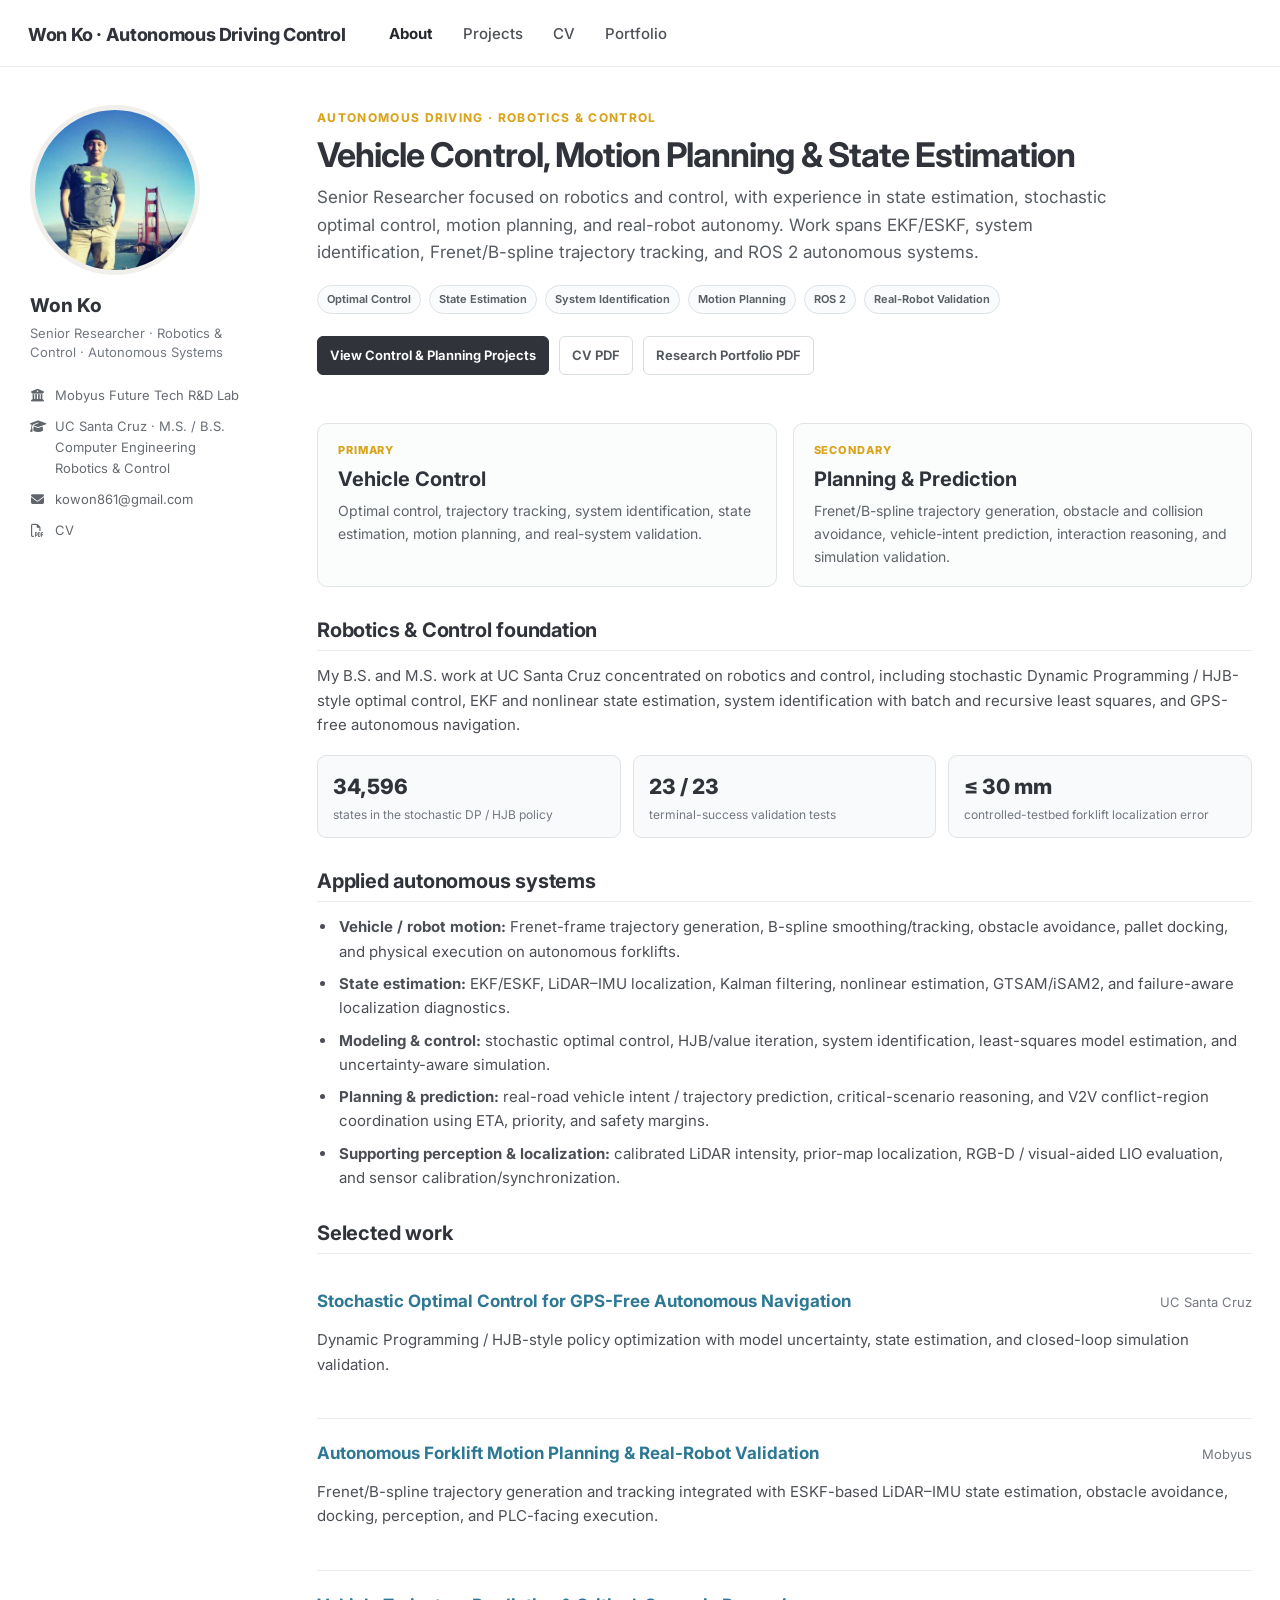
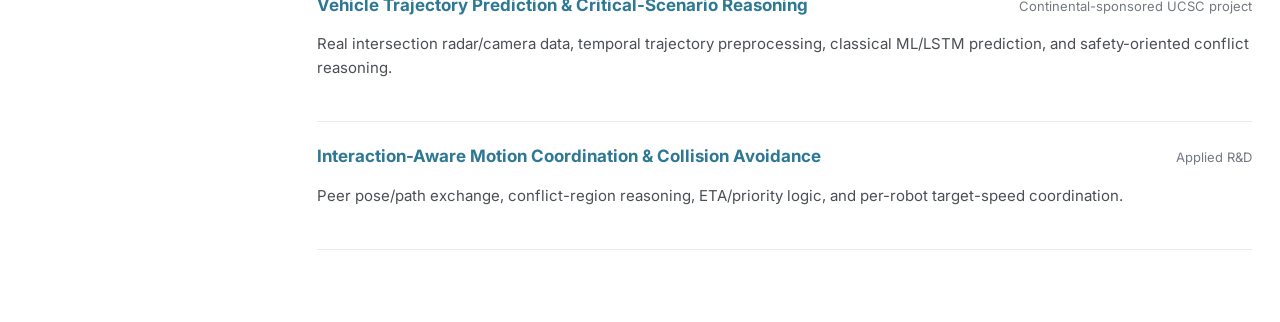
<file: index.html>
<!doctype html>
<html lang="en">
<head>
<meta charset="utf-8"><meta name="viewport" content="width=device-width,initial-scale=1">
<meta name="description" content="Won Ko — robotics and control engineer focused on autonomous-vehicle control, state estimation, motion planning, system identification, and real-robot validation.">
<title>Won Ko · Autonomous Driving Control & Planning</title>
<link rel="preconnect" href="https://fonts.googleapis.com"><link rel="preconnect" href="https://fonts.gstatic.com" crossorigin>
<link href="https://fonts.googleapis.com/css2?family=Inter:wght@400;500;600;700;800&display=swap" rel="stylesheet">
<link rel="stylesheet" href="https://cdnjs.cloudflare.com/ajax/libs/font-awesome/6.5.0/css/all.min.css">
<link rel="stylesheet" href="assets/styles.css">
</head><body>
<header class="topbar"><div class="topbar-inner"><a class="brand" href="./">Won Ko · Autonomous Driving Control</a><nav>
<a class="active" href="./">About</a><a href="projects/">Projects</a><a href="cv/">CV</a><a href="portfolio/">Portfolio</a>
</nav></div></header>
<main class="wrap"><div class="grid">
<aside class="sidebar">
<img class="avatar" src="assets/profile.jpg" alt="Won Ko">
<div class="name">Won Ko</div>
<div class="title">Senior Researcher · Robotics &amp; Control · Autonomous Systems</div>
<ul class="meta">
<li><i class="fa-solid fa-building-columns"></i><span>Mobyus Future Tech R&amp;D Lab</span></li>
<li><i class="fa-solid fa-graduation-cap"></i><span>UC Santa Cruz · M.S. / B.S. Computer Engineering<br>Robotics &amp; Control</span></li>
<li><i class="fa-solid fa-envelope"></i><span><a href="mailto:kowon861@gmail.com">kowon861@gmail.com</a></span></li>

<li><i class="fa-regular fa-file-pdf"></i><span><a href="assets/Won_Ko_RideFlux_Vehicle_Control_CV.pdf">CV</a></span></li>
</ul></aside>
<section class="main">
<div class="hero">
<div class="kicker">Autonomous Driving · Robotics &amp; Control</div>
<h1 class="hero-title">Vehicle Control, Motion Planning &amp; State Estimation</h1>
<p class="hero-sub">Senior Researcher focused on robotics and control, with experience in state estimation, stochastic optimal control, motion planning, and real-robot autonomy. Work spans EKF/ESKF, system identification, Frenet/B-spline trajectory tracking, and ROS 2 autonomous systems.</p>
<div class="chips"><span class="chip">Optimal Control</span><span class="chip">State Estimation</span><span class="chip">System Identification</span><span class="chip">Motion Planning</span><span class="chip">ROS 2</span><span class="chip">Real-Robot Validation</span></div>
<div class="button-row"><a class="button primary" href="projects/">View Control &amp; Planning Projects</a><a class="button" href="assets/Won_Ko_RideFlux_Vehicle_Control_CV.pdf">CV PDF</a><a class="button" href="assets/Won_Ko_RideFlux_Control_Planning_Portfolio.pdf">Research Portfolio PDF</a></div>
</div>

<div class="focus-grid">
<div class="focus-card"><div class="label">Primary</div><h3>Vehicle Control</h3><p>Optimal control, trajectory tracking, system identification, state estimation, motion planning, and real-system validation.</p></div>
<div class="focus-card"><div class="label">Secondary</div><h3>Planning &amp; Prediction</h3><p>Frenet/B-spline trajectory generation, obstacle and collision avoidance, vehicle-intent prediction, interaction reasoning, and simulation validation.</p></div>
</div>

<h2>Robotics &amp; Control foundation</h2>
<p>My B.S. and M.S. work at UC Santa Cruz concentrated on robotics and control, including stochastic Dynamic Programming / HJB-style optimal control, EKF and nonlinear state estimation, system identification with batch and recursive least squares, and GPS-free autonomous navigation.</p>
<div class="metrics"><div class="metric"><div class="num">34,596</div><div class="desc">states in the stochastic DP / HJB policy</div></div><div class="metric"><div class="num">23 / 23</div><div class="desc">terminal-success validation tests</div></div><div class="metric"><div class="num">≤ 30 mm</div><div class="desc">controlled-testbed forklift localization error</div></div></div>

<h2>Applied autonomous systems</h2>
<ul class="research-list">
<li><strong>Vehicle / robot motion:</strong> Frenet-frame trajectory generation, B-spline smoothing/tracking, obstacle avoidance, pallet docking, and physical execution on autonomous forklifts.</li>
<li><strong>State estimation:</strong> EKF/ESKF, LiDAR–IMU localization, Kalman filtering, nonlinear estimation, GTSAM/iSAM2, and failure-aware localization diagnostics.</li>
<li><strong>Modeling &amp; control:</strong> stochastic optimal control, HJB/value iteration, system identification, least-squares model estimation, and uncertainty-aware simulation.</li>
<li><strong>Planning &amp; prediction:</strong> real-road vehicle intent / trajectory prediction, critical-scenario reasoning, and V2V conflict-region coordination using ETA, priority, and safety margins.</li>
<li><strong>Supporting perception &amp; localization:</strong> calibrated LiDAR intensity, prior-map localization, RGB-D / visual-aided LIO evaluation, and sensor calibration/synchronization.</li>
</ul>

<h2>Selected work</h2>
<div class="entry"><div class="entry-head"><h3><a href="projects/#optimal-control">Stochastic Optimal Control for GPS-Free Autonomous Navigation</a></h3><span class="entry-date">UC Santa Cruz</span></div><p>Dynamic Programming / HJB-style policy optimization with model uncertainty, state estimation, and closed-loop simulation validation.</p></div>
<div class="entry"><div class="entry-head"><h3><a href="projects/#forklift">Autonomous Forklift Motion Planning &amp; Real-Robot Validation</a></h3><span class="entry-date">Mobyus</span></div><p>Frenet/B-spline trajectory generation and tracking integrated with ESKF-based LiDAR–IMU state estimation, obstacle avoidance, docking, perception, and PLC-facing execution.</p></div>
<div class="entry"><div class="entry-head"><h3><a href="projects/#continental">Vehicle Trajectory Prediction &amp; Critical-Scenario Reasoning</a></h3><span class="entry-date">Continental-sponsored UCSC project</span></div><p>Real intersection radar/camera data, temporal trajectory preprocessing, classical ML/LSTM prediction, and safety-oriented conflict reasoning.</p></div>
<div class="entry"><div class="entry-head"><h3><a href="projects/#v2v">Interaction-Aware Motion Coordination &amp; Collision Avoidance</a></h3><span class="entry-date">Applied R&amp;D</span></div><p>Peer pose/path exchange, conflict-region reasoning, ETA/priority logic, and per-robot target-speed coordination.</p></div>
</section></div></main></body></html>
</file>
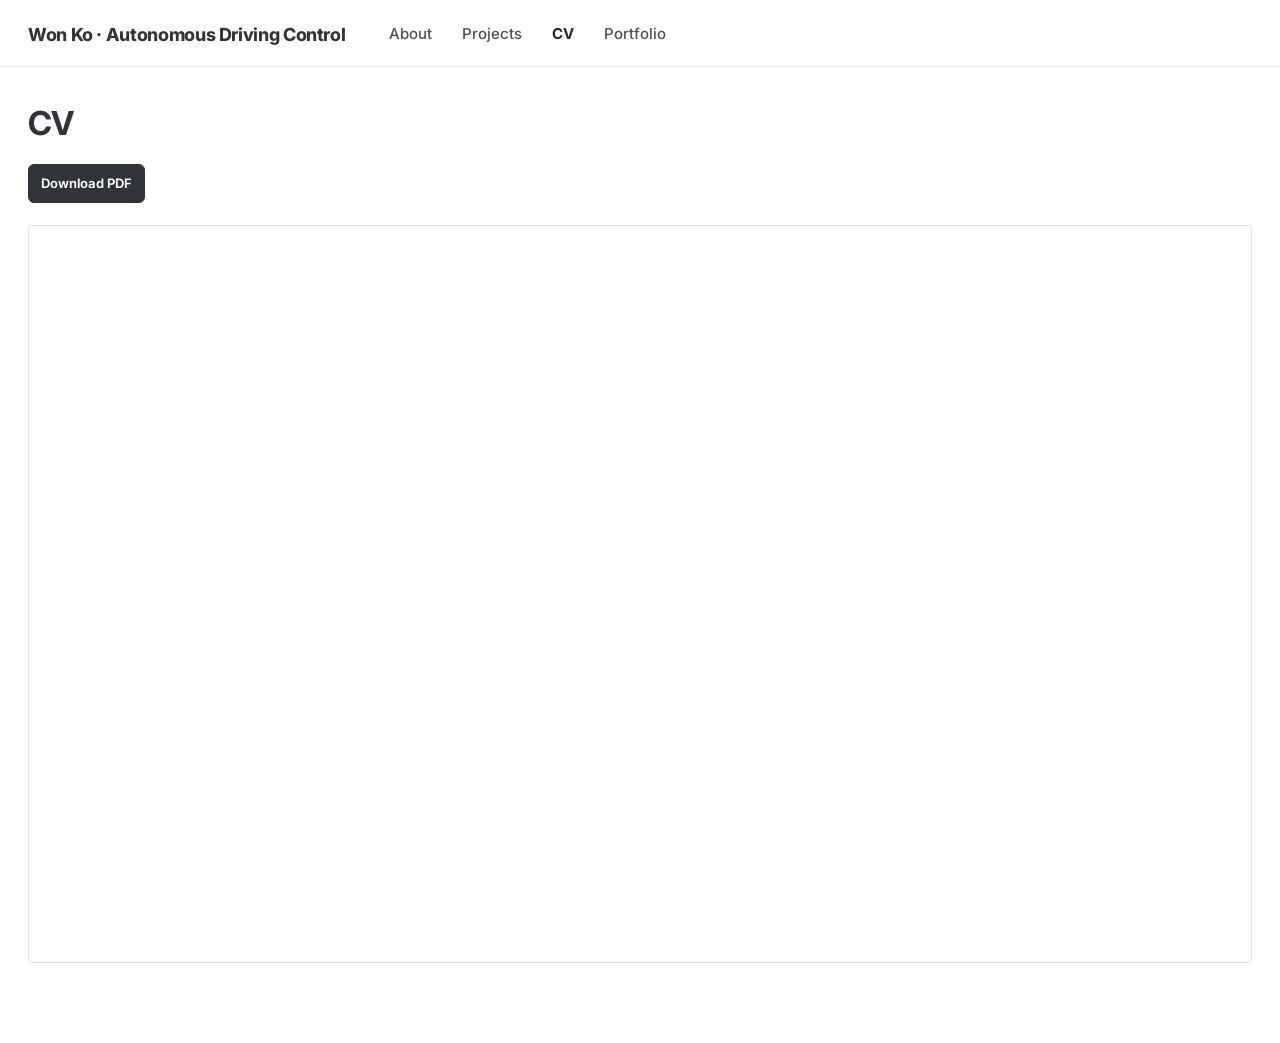
<file: cv/index.html>
<!doctype html><html lang="en"><head><meta charset="utf-8"><meta name="viewport" content="width=device-width,initial-scale=1"><title>CV · Won Ko</title><link rel="preconnect" href="https://fonts.googleapis.com"><link rel="preconnect" href="https://fonts.gstatic.com" crossorigin><link href="https://fonts.googleapis.com/css2?family=Inter:wght@400;500;600;700&display=swap" rel="stylesheet"><link rel="stylesheet" href="../assets/styles.css"></head><body><header class="topbar"><div class="topbar-inner"><a class="brand" href="../">Won Ko · Autonomous Driving Control</a><nav><a href="../">About</a><a href="../projects/">Projects</a><a class="active" href="./">CV</a><a href="../portfolio/">Portfolio</a></nav></div></header><main class="wrap"><section class="main" style="max-width:none"><h1>CV</h1><div class="button-row"><a class="button primary" href="../assets/Won_Ko_RideFlux_Vehicle_Control_CV.pdf" download>Download PDF</a></div><iframe class="cv-frame" src="../assets/Won_Ko_RideFlux_Vehicle_Control_CV.pdf" title="Won Ko CV"></iframe></section></main></body></html>
</file>
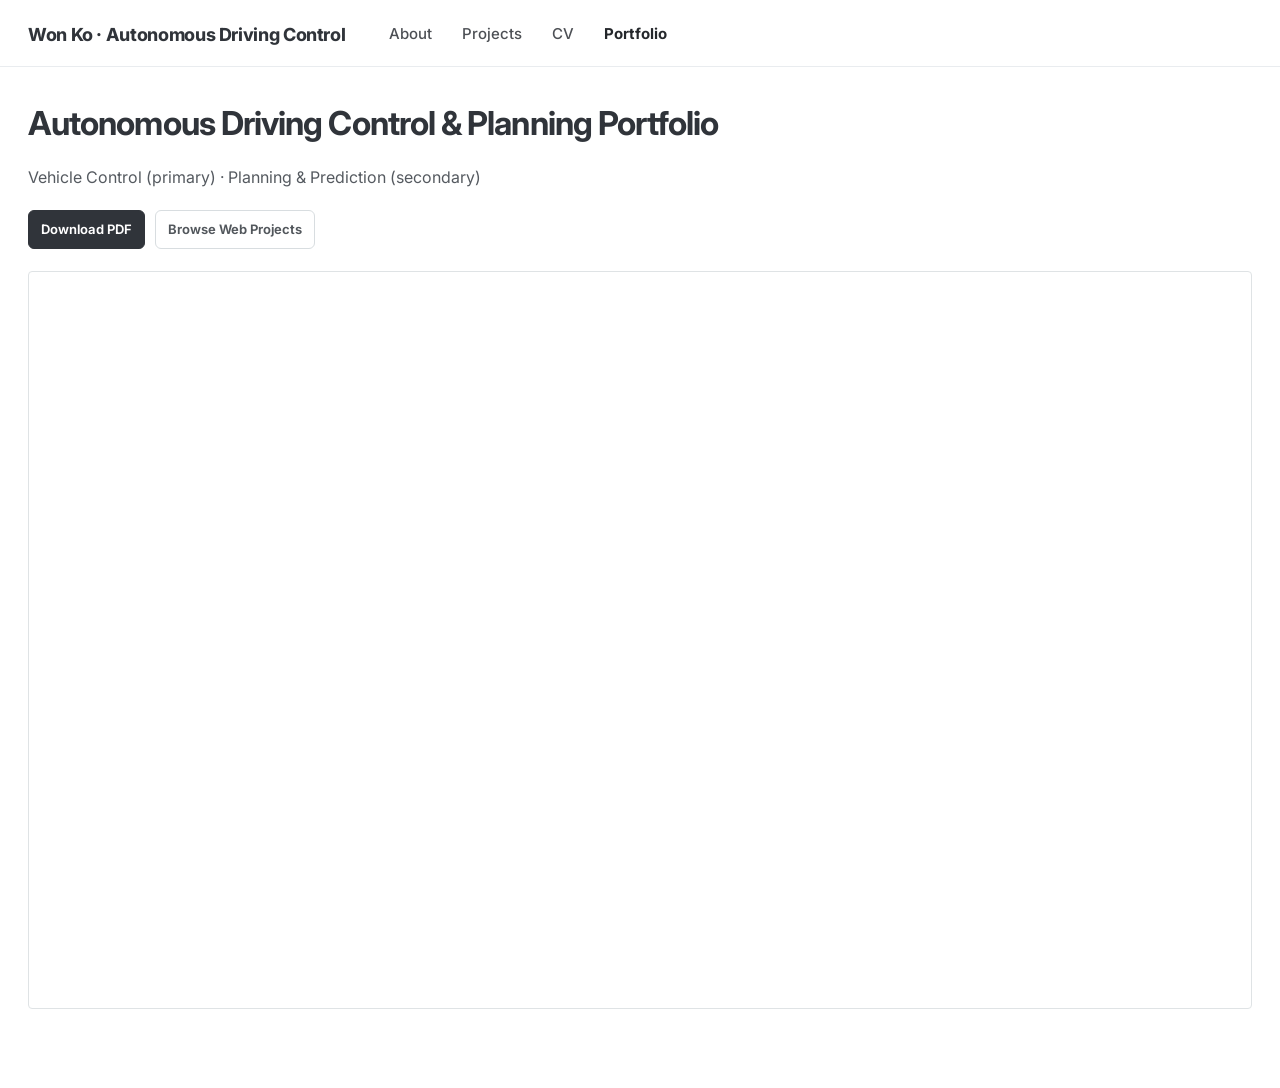
<file: portfolio/index.html>
<!doctype html><html lang="en"><head><meta charset="utf-8"><meta name="viewport" content="width=device-width,initial-scale=1"><title>Research Portfolio · Won Ko</title><link rel="preconnect" href="https://fonts.googleapis.com"><link rel="preconnect" href="https://fonts.gstatic.com" crossorigin><link href="https://fonts.googleapis.com/css2?family=Inter:wght@400;500;600;700&display=swap" rel="stylesheet"><link rel="stylesheet" href="../assets/styles.css"></head><body><header class="topbar"><div class="topbar-inner"><a class="brand" href="../">Won Ko · Autonomous Driving Control</a><nav><a href="../">About</a><a href="../projects/">Projects</a><a href="../cv/">CV</a><a class="active" href="./">Portfolio</a></nav></div></header><main class="wrap"><section class="main" style="max-width:none"><h1>Autonomous Driving Control &amp; Planning Portfolio</h1><p class="lead">Vehicle Control (primary) · Planning &amp; Prediction (secondary)</p><div class="button-row"><a class="button primary" href="../assets/Won_Ko_RideFlux_Control_Planning_Portfolio.pdf" download>Download PDF</a><a class="button" href="../projects/">Browse Web Projects</a></div><iframe class="cv-frame" src="../assets/Won_Ko_RideFlux_Control_Planning_Portfolio.pdf" title="Won Ko research portfolio"></iframe></section></main></body></html>
</file>
<file: assets/styles.css>
:root{
  --bg:#ffffff;
  --text:#4b4f55;
  --heading:#30343a;
  --muted:#747981;
  --line:#e9ecef;
  --link:#2d7894;
  --accent:#d9a31b;
  --soft:#f8fafb;
  --soft2:#f4f6f7;
  --maxw:1280px;
  --sidebar:235px;
}
*{box-sizing:border-box}
html{scroll-behavior:smooth}
body{margin:0;font-family:Inter,system-ui,-apple-system,Segoe UI,Roboto,Helvetica,Arial,sans-serif;color:var(--text);background:var(--bg);line-height:1.62;font-size:15px}
a{color:var(--link);text-decoration:none}a:hover{text-decoration:underline}
.topbar{background:#fff;border-bottom:1px solid var(--line);position:sticky;top:0;z-index:10}
.topbar-inner{max-width:var(--maxw);margin:0 auto;padding:20px 28px 17px;display:flex;align-items:center;gap:44px}
.brand{font-weight:750;font-size:18px;color:var(--heading);letter-spacing:-.02em;min-width:150px}.brand:hover{text-decoration:none}
nav{display:flex;gap:30px;flex-wrap:wrap}nav a{color:#4d5055;font-size:15px;font-weight:500}nav a.active{font-weight:700;color:#24272b}
.wrap{max-width:var(--maxw);margin:0 auto;padding:38px 28px 72px}.grid{display:grid;grid-template-columns:var(--sidebar) minmax(0,1fr);gap:54px;align-items:start}
.sidebar{padding:0 2px;position:sticky;top:96px}.avatar{width:170px;height:170px;border-radius:50%;object-fit:cover;display:block;border:5px solid #f1efec;margin:0 0 16px;background:#f5f5f5}
.name{font-size:19px;font-weight:750;color:var(--heading);margin:5px 0 2px}.title{font-size:13px;color:var(--muted);line-height:1.45;margin-bottom:18px;max-width:215px}
.meta{list-style:none;padding:0;margin:0}.meta li{display:flex;gap:10px;align-items:flex-start;padding:5px 0;color:#686d73;font-size:13px}.meta i{width:15px;margin-top:4px;color:#60656b;text-align:center}.meta a{color:#62676c}
.main{min-width:0;max-width:940px;padding:0}h1{margin:0 0 22px;color:var(--heading);font-size:33px;line-height:1.13;letter-spacing:-.028em}h2{margin:31px 0 13px;padding-bottom:8px;color:var(--heading);font-size:20px;line-height:1.2;border-bottom:1px solid var(--line);letter-spacing:-.01em}h3{color:var(--heading);font-size:17px;line-height:1.3;margin:0 0 6px}
p{margin:10px 0 18px}.lead{font-size:16px;line-height:1.72;color:#555a60}.kicker{font-size:12px;font-weight:750;letter-spacing:.11em;text-transform:uppercase;color:var(--accent);margin-bottom:8px}
.hero{padding:3px 0 8px}.hero-title{font-size:34px;margin-bottom:10px}.hero-sub{font-size:17px;color:#555b61;max-width:790px;margin:0 0 18px}.chips{display:flex;gap:8px;flex-wrap:wrap;margin:14px 0 22px}.chip{display:inline-block;padding:5px 9px;border:1px solid #dde2e5;border-radius:999px;background:#fafbfc;color:#5b6066;font-size:11px;font-weight:650}
.focus-grid{display:grid;grid-template-columns:repeat(2,minmax(0,1fr));gap:16px;margin:18px 0 10px}.focus-card{border:1px solid #e0e4e7;border-radius:10px;background:#fbfcfc;padding:18px 20px}.focus-card .label{font-size:11px;font-weight:800;color:var(--accent);letter-spacing:.08em;text-transform:uppercase}.focus-card h3{font-size:20px;margin:6px 0 8px}.focus-card p{font-size:14px;margin:0;color:#60656b}
.metrics{display:grid;grid-template-columns:repeat(3,minmax(0,1fr));gap:12px;margin:18px 0}.metric{border:1px solid #e0e4e7;border-radius:9px;padding:14px 15px;background:var(--soft)}.metric .num{font-size:21px;font-weight:800;color:var(--heading)}.metric .desc{font-size:12px;color:var(--muted);line-height:1.35;margin-top:3px}
.research-list,.compact-list{margin:10px 0 0 20px;padding:0}.research-list li,.compact-list li{margin:8px 0;padding-left:2px}
.entry,.project-entry{padding:23px 0;border-bottom:1px solid var(--line)}.entry:first-of-type,.project-entry:first-of-type{padding-top:2px}.entry-head{display:flex;justify-content:space-between;gap:18px;align-items:baseline;flex-wrap:wrap}.entry-head h3{font-weight:700}.entry-date{font-size:13px;color:var(--muted);white-space:nowrap}.entry-subtitle{font-size:14px;color:var(--muted);margin:2px 0 8px}.entry-list{margin:9px 0 0 19px;padding:0}.entry-list li{margin:7px 0}
.tags{display:flex;gap:7px;flex-wrap:wrap;margin-top:13px}.tag{display:inline-block;padding:3px 8px;border-radius:999px;border:1px solid #dfe3e6;background:#fafbfc;color:#666b71;font-size:11px;font-weight:600}
.media-wrap{margin:17px 0 8px}.media-wrap video,.media-wrap img{width:100%;height:auto;display:block;border:1px solid #e0e4e7;border-radius:7px;background:#fff}.media-wrap video{background:#000;max-height:520px}.media-caption{font-size:12px;color:#7a7f85;margin-top:7px;line-height:1.45}
.media-grid{display:grid;grid-template-columns:repeat(2,minmax(0,1fr));gap:17px;margin-top:16px}.media-grid .media-wrap{margin:0}.split-media{display:grid;grid-template-columns:minmax(300px,430px) minmax(0,1fr);gap:24px;align-items:start;margin-top:15px}.split-media video,.split-media img{width:100%;display:block;border:1px solid #e0e4e7;border-radius:7px}.split-media video{background:#000}
.callout{border-left:3px solid #8ab8c7;background:#f8fbfc;padding:12px 15px;margin:18px 0;color:#555b60}.button-row{display:flex;gap:10px;flex-wrap:wrap;margin:18px 0 22px}.button{display:inline-block;padding:8px 12px;border:1px solid #d8dde0;border-radius:6px;color:#52575c;background:#fff;font-size:13px;font-weight:650}.button.primary{border-color:#30343a;background:#30343a;color:#fff}.button:hover{text-decoration:none;border-color:#b8c1c6;background:#fafcfc}.button.primary:hover{background:#454a50;color:#fff}
.cv-frame{width:100%;height:82vh;border:1px solid #dfe3e5;border-radius:4px}.small-note{font-size:12px;color:var(--muted)}
@media(max-width:900px){.topbar-inner{padding:17px 20px;gap:20px;align-items:flex-start;flex-direction:column}.topbar{position:relative}nav{gap:19px}.wrap{padding:26px 20px 50px}.grid{grid-template-columns:1fr;gap:30px}.sidebar{position:relative;top:auto;display:grid;grid-template-columns:120px 1fr;column-gap:20px;align-items:start}.avatar{width:118px;height:118px;margin:0;grid-row:1/5}.name,.title,.meta{grid-column:2}.main{max-width:none}.focus-grid,.metrics,.split-media,.media-grid{grid-template-columns:1fr}}
@media(max-width:540px){.sidebar{display:block}.avatar{margin-bottom:12px}.name,.title,.meta{max-width:none}nav{gap:13px}nav a{font-size:14px}.hero-title{font-size:30px}}

/* Project-page media organization (v3) */
.project-jump{margin:10px 0 26px}
.project-jump .chip{color:#555b61;text-decoration:none;transition:border-color .15s ease,background .15s ease}
.project-jump .chip:hover{background:#f4f7f8;border-color:#cfd7db;text-decoration:none}
.item{padding:24px 0;border-bottom:1px solid var(--line)}
.item:first-of-type{padding-top:4px}
.row{display:flex;justify-content:space-between;gap:18px;align-items:baseline;flex-wrap:wrap}
.where{font-weight:750;color:var(--heading);font-size:17px;line-height:1.35}
.when{font-size:13px;color:var(--muted);white-space:nowrap}
.sub{font-size:14px;color:var(--muted);margin:3px 0 9px}
.item ul{margin:9px 0 0 19px;padding:0}
.item ul li{margin:7px 0}
.project-media{display:grid;grid-template-columns:minmax(320px,430px) minmax(0,1fr);gap:24px;align-items:start;margin-top:16px}
.project-media.wide-media{grid-template-columns:minmax(350px,470px) minmax(0,1fr)}
.project-media .media video,.project-media .media img{width:100%;height:auto;display:block;max-height:300px;object-fit:contain;background:#000;border:1px solid #e0e4e7;border-radius:7px}
.project-media .media img{background:#fff;object-fit:cover}
.project-media .content{min-width:0}
.demo-caption{font-size:12px;color:var(--muted);margin-top:7px;line-height:1.45}
.afl-row{margin-top:22px;padding-top:20px;border-top:1px dashed #e6eaec}
.continental-stack{display:grid;gap:9px}
.continental-stack .fixed-media{height:190px;overflow:hidden;border-radius:7px;background:#000}
.continental-stack .fixed-media img,.continental-stack .fixed-media video{width:100%;height:100%;display:block;object-fit:contain;border:1px solid #e0e4e7;border-radius:7px;background:#000}
.summary-media{margin:18px 0 16px}
.summary-media img{width:100%;height:auto;display:block;border:1px solid #e0e4e7;border-radius:7px;background:#fff}
.pipeline{display:flex;align-items:center;gap:9px;flex-wrap:wrap;margin:16px 0;padding:12px 14px;background:#f8fafb;border:1px solid #e3e7e9;border-radius:8px;color:#555b60;font-size:12px;font-weight:650}
.pipeline span{padding:4px 7px;background:#fff;border:1px solid #e1e5e8;border-radius:5px}
.pipeline i{font-size:10px;color:#92989e}
.section-heading{margin-top:34px}
.section-intro{font-size:14px;color:#656a70;margin-top:-2px}
.tech-details,.project-archive{border-top:1px solid var(--line);padding:13px 0;margin:16px 0 0}
.tech-details summary,.project-archive summary{cursor:pointer;font-weight:700;color:var(--heading)}
.tech-details[open] summary,.project-archive[open] summary{margin-bottom:9px}
.details-body{padding:0 2px}
.archive-media{margin-top:15px}
@media(max-width:900px){
  .project-media,.project-media.wide-media{grid-template-columns:1fr}
  .project-media .media video,.project-media .media img{max-height:none}
  .continental-stack .fixed-media{height:auto}
  .continental-stack .fixed-media img,.continental-stack .fixed-media video{height:auto;max-height:320px}
}

/* Project media sizing + overflow fix (v4) */
html,body{overflow-x:hidden}
.main,.item,.project-media,.media-col,.media{min-width:0;max-width:100%}
.project-media{
  width:100%;
  grid-template-columns:minmax(0,390px) minmax(0,1fr);
  gap:26px;
}
.project-media.wide-media{
  grid-template-columns:minmax(0,420px) minmax(0,1fr);
}
.project-media .media-col{
  width:100%;
  max-width:390px;
  justify-self:start;
}
.project-media.wide-media .media-col{max-width:420px}
.project-media .media{
  width:100%;
  max-width:100%;
  overflow:hidden;
  border-radius:7px;
}
.project-media .media video,
.project-media .media img{
  width:100%;
  max-width:100%;
  height:auto;
  max-height:245px;
  display:block;
  object-fit:contain;
}
.continental-stack{max-width:390px}
.continental-stack .fixed-media{height:175px}
.summary-media{max-width:760px}
.summary-media img{max-width:100%}

@media(max-width:900px){
  .project-media,.project-media.wide-media{grid-template-columns:1fr}
  .project-media .media-col,
  .project-media.wide-media .media-col,
  .continental-stack{max-width:560px;width:100%}
  .project-media .media video,
  .project-media .media img{max-height:315px}
}
@media(max-width:600px){
  .project-media .media-col,
  .project-media.wide-media .media-col,
  .continental-stack{max-width:100%}
  .project-media .media video,
  .project-media .media img{max-height:none}
}

/* Continental animated preview: autoplaying, muted loop sized like other project media. */
.continental-loop {
  width: 100%;
  height: 100%;
  object-fit: contain;
  display: block;
  background: #000;
}
</file>
